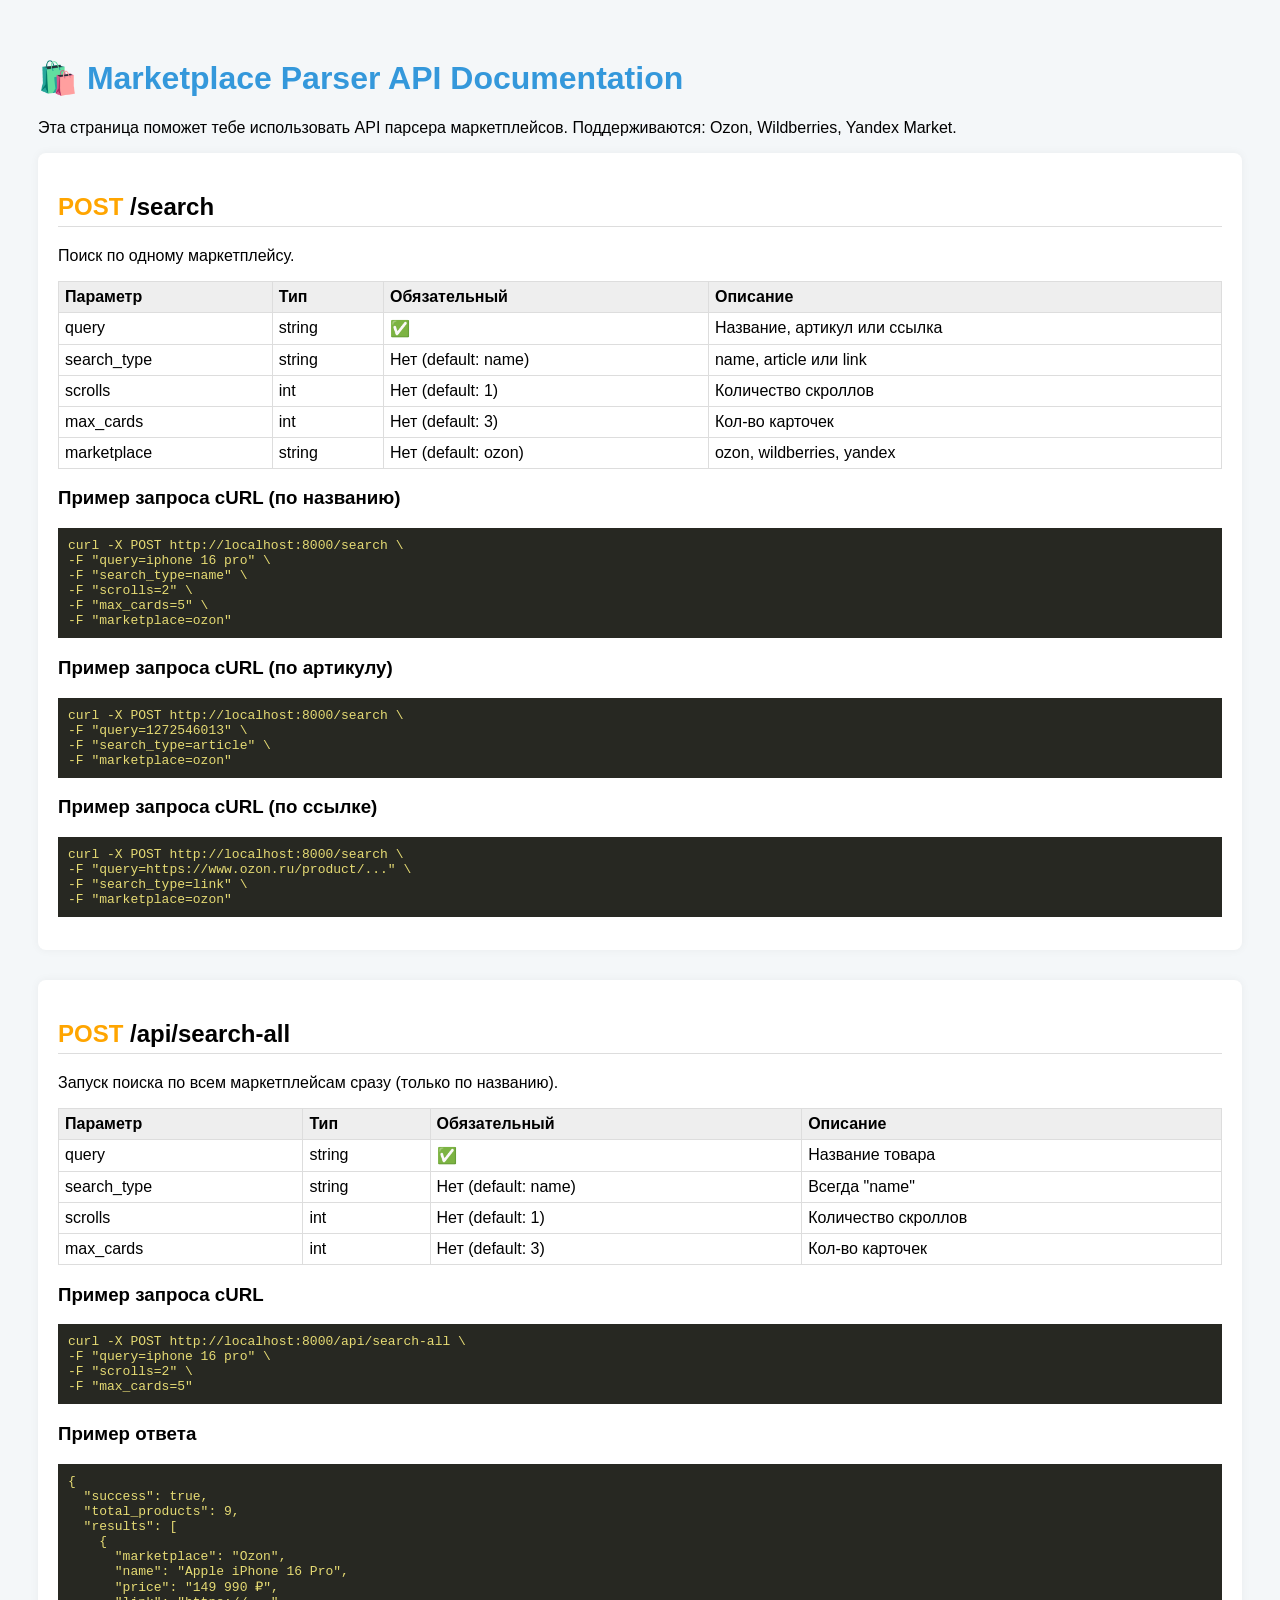
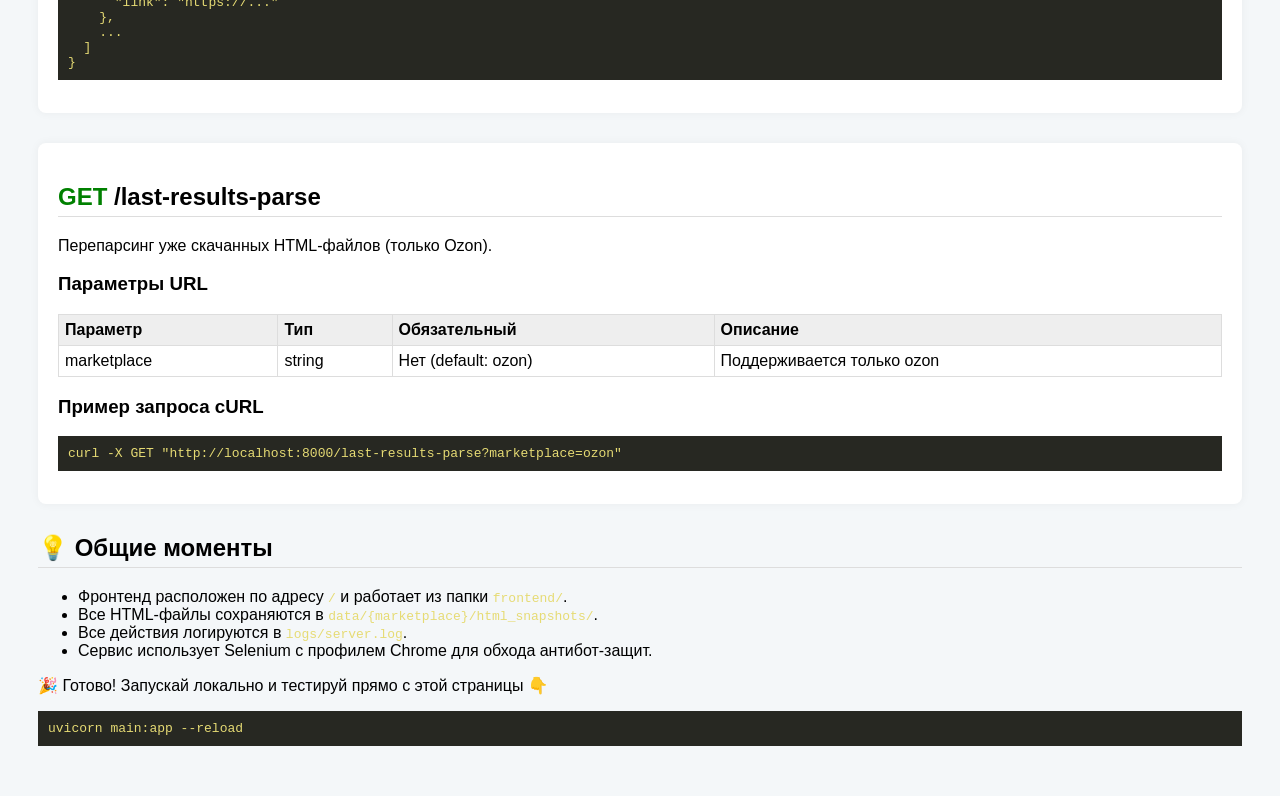
<file: frontend/docs.html>
<!DOCTYPE html>
<html>
<head>
  <meta charset="UTF-8" />
  <title>Marketplace Parser API Docs</title>
  <style>
    body { font-family: Arial, sans-serif; padding: 30px; background: #f4f7f9; }
    h1 { color: #3498db; }
    h2 { border-bottom: 1px solid #ddd; padding-bottom: 5px; }
    pre { background: #272822; color: #f8f8f2; padding: 10px; overflow-x: auto; }
    code { color: #e6db74; }
    .endpoint { background: #fff; border-radius: 8px; padding: 20px; margin-bottom: 30px; box-shadow: 0 0 10px rgba(0,0,0,0.05); }
    .method { font-weight: bold; }
    .get { color: green; }
    .post { color: orange; }
    .param-table { width: 100%; border-collapse: collapse; margin-top: 10px; }
    .param-table th, .param-table td { border: 1px solid #ddd; padding: 6px; text-align: left; }
    .param-table th { background: #eee; }
  </style>
</head>
<body>

  <h1>🛍️ Marketplace Parser API Documentation</h1>
  <p>Эта страница поможет тебе использовать API парсера маркетплейсов. Поддерживаются: Ozon, Wildberries, Yandex Market.</p>

  <div class="endpoint">
    <h2><span class="method post">POST</span> /search</h2>
    <p>Поиск по одному маркетплейсу.</p>

    <table class="param-table">
      <tr><th>Параметр</th><th>Тип</th><th>Обязательный</th><th>Описание</th></tr>
      <tr><td>query</td><td>string</td><td>✅</td><td>Название, артикул или ссылка</td></tr>
      <tr><td>search_type</td><td>string</td><td>Нет (default: name)</td><td>name, article или link</td></tr>
      <tr><td>scrolls</td><td>int</td><td>Нет (default: 1)</td><td>Количество скроллов</td></tr>
      <tr><td>max_cards</td><td>int</td><td>Нет (default: 3)</td><td>Кол-во карточек</td></tr>
      <tr><td>marketplace</td><td>string</td><td>Нет (default: ozon)</td><td>ozon, wildberries, yandex</td></tr>
    </table>

    <h3>Пример запроса cURL (по названию)</h3>
    <pre><code>curl -X POST http://localhost:8000/search \
-F "query=iphone 16 pro" \
-F "search_type=name" \
-F "scrolls=2" \
-F "max_cards=5" \
-F "marketplace=ozon"</code></pre>

    <h3>Пример запроса cURL (по артикулу)</h3>
    <pre><code>curl -X POST http://localhost:8000/search \
-F "query=1272546013" \
-F "search_type=article" \
-F "marketplace=ozon"</code></pre>

    <h3>Пример запроса cURL (по ссылке)</h3>
    <pre><code>curl -X POST http://localhost:8000/search \
-F "query=https://www.ozon.ru/product/..." \
-F "search_type=link" \
-F "marketplace=ozon"</code></pre>
  </div>

  <div class="endpoint">
    <h2><span class="method post">POST</span> /api/search-all</h2>
    <p>Запуск поиска по всем маркетплейсам сразу (только по названию).</p>

    <table class="param-table">
      <tr><th>Параметр</th><th>Тип</th><th>Обязательный</th><th>Описание</th></tr>
      <tr><td>query</td><td>string</td><td>✅</td><td>Название товара</td></tr>
      <tr><td>search_type</td><td>string</td><td>Нет (default: name)</td><td>Всегда "name"</td></tr>
      <tr><td>scrolls</td><td>int</td><td>Нет (default: 1)</td><td>Количество скроллов</td></tr>
      <tr><td>max_cards</td><td>int</td><td>Нет (default: 3)</td><td>Кол-во карточек</td></tr>
    </table>

    <h3>Пример запроса cURL</h3>
    <pre><code>curl -X POST http://localhost:8000/api/search-all \
-F "query=iphone 16 pro" \
-F "scrolls=2" \
-F "max_cards=5"</code></pre>

    <h3>Пример ответа</h3>
    <pre><code>{
  "success": true,
  "total_products": 9,
  "results": [
    {
      "marketplace": "Ozon",
      "name": "Apple iPhone 16 Pro",
      "price": "149 990 ₽",
      "link": "https://..."
    },
    ...
  ]
}</code></pre>
  </div>

  <div class="endpoint">
    <h2><span class="method get">GET</span> /last-results-parse</h2>
    <p>Перепарсинг уже скачанных HTML-файлов (только Ozon).</p>

    <h3>Параметры URL</h3>
    <table class="param-table">
      <tr><th>Параметр</th><th>Тип</th><th>Обязательный</th><th>Описание</th></tr>
      <tr><td>marketplace</td><td>string</td><td>Нет (default: ozon)</td><td>Поддерживается только ozon</td></tr>
    </table>

    <h3>Пример запроса cURL</h3>
    <pre><code>curl -X GET "http://localhost:8000/last-results-parse?marketplace=ozon"</code></pre>
  </div>

  <h2>💡 Общие моменты</h2>
  <ul>
    <li>Фронтенд расположен по адресу <code>/</code> и работает из папки <code>frontend/</code>.</li>
    <li>Все HTML-файлы сохраняются в <code>data/{marketplace}/html_snapshots/</code>.</li>
    <li>Все действия логируются в <code>logs/server.log</code>.</li>
    <li>Сервис использует Selenium с профилем Chrome для обхода антибот-защит.</li>
  </ul>

  <p>🎉 Готово! Запускай локально и тестируй прямо с этой страницы 👇</p>
  <pre><code>uvicorn main:app --reload</code></pre>
</body>
</html>
</file>
